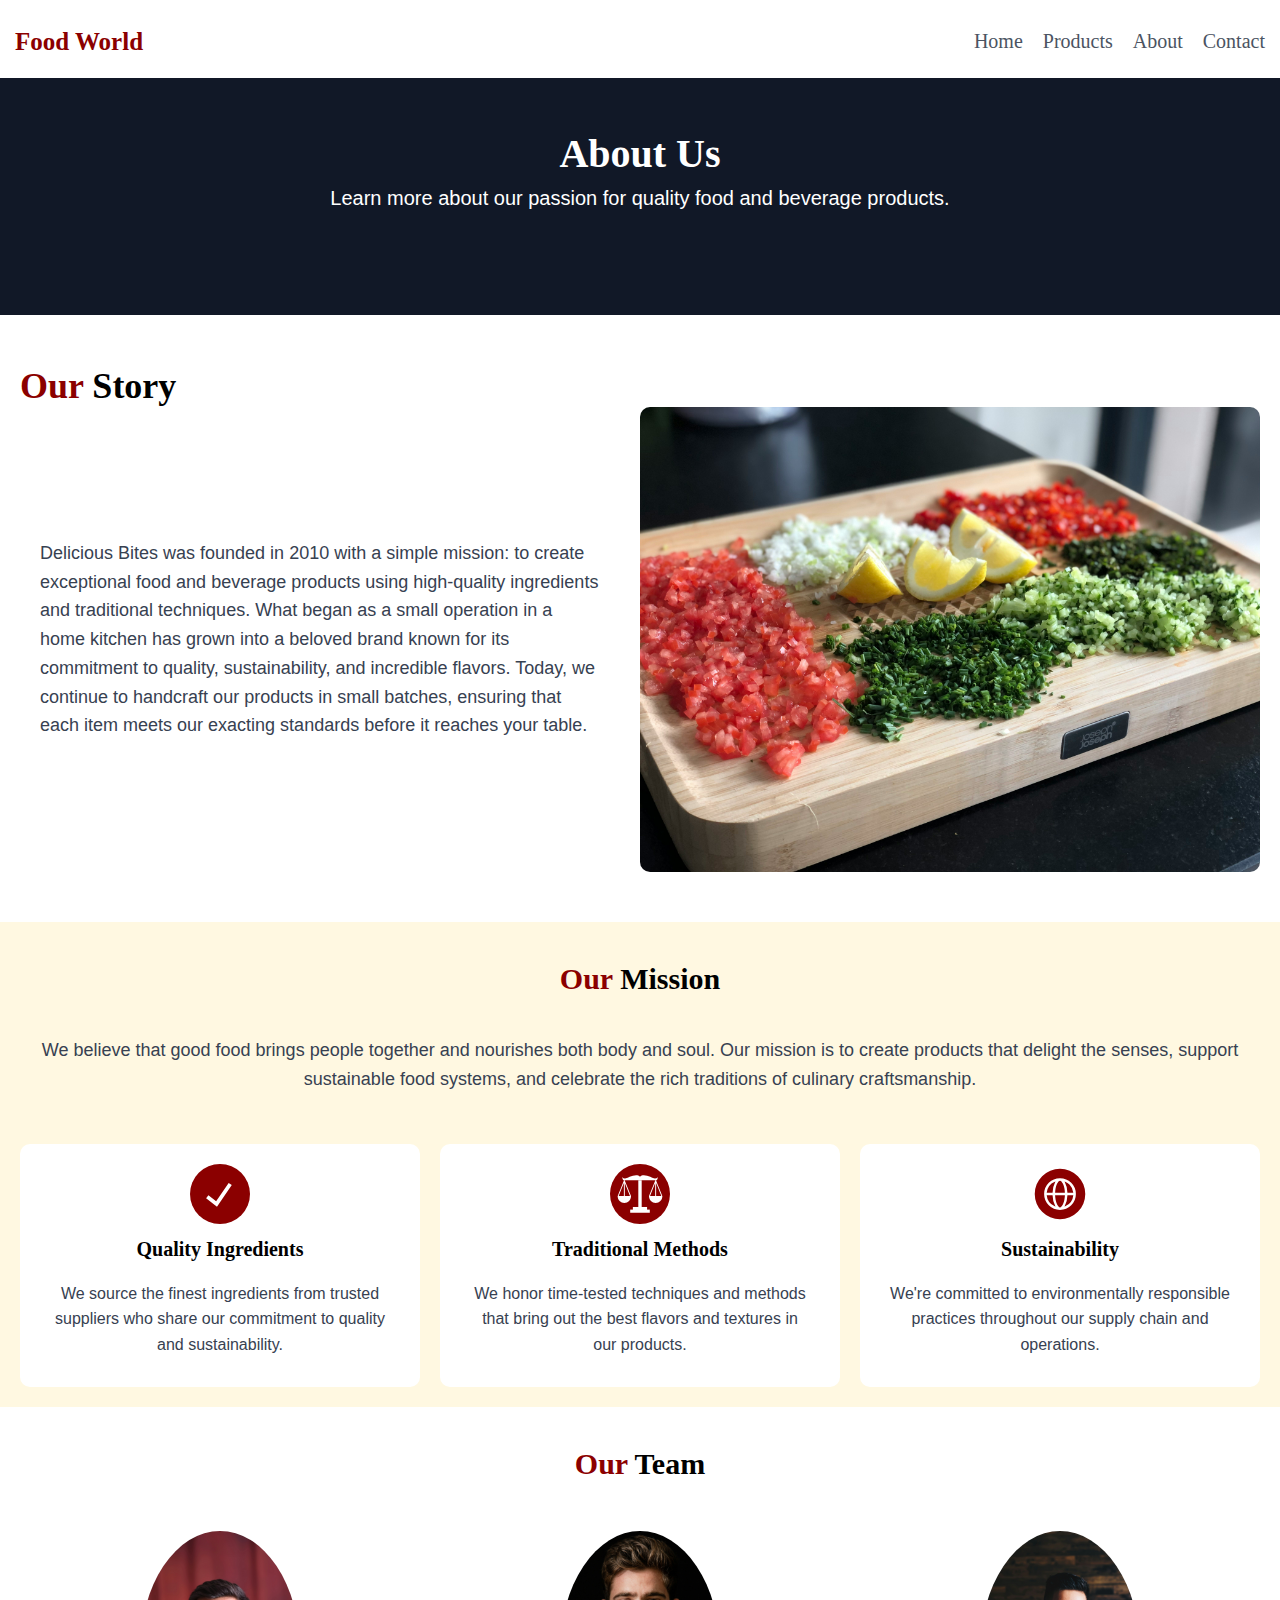
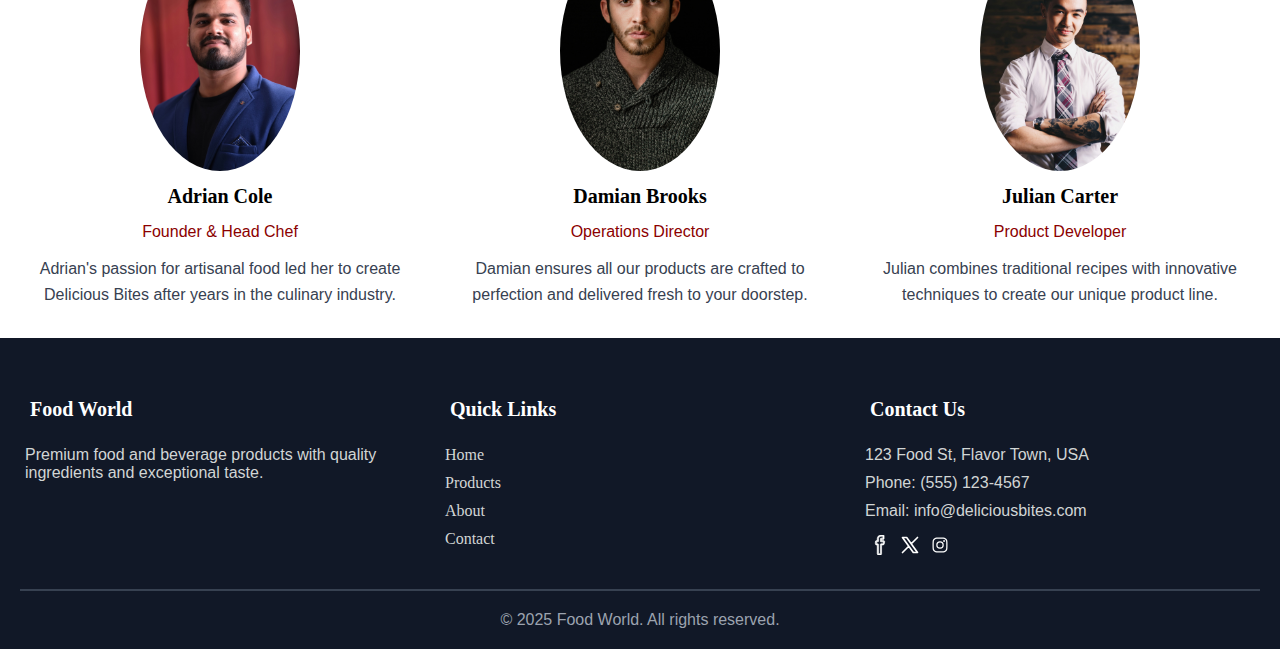
<file: about.html>
<!DOCTYPE html>
<html>
  <head>
    <title>Food World</title>
    <link rel="stylesheet" href="css/style.css" />
    <link rel="icon" href="assets/icons/food-dinner-svgrepo-com.svg" type="image/svg">
  </head>
  <body>
    <div class="header">
      <nav>
        <p class="nav-paragraph">Food World</p>
        <ul class="nav-ul">
          <li><a href="index.html" class="Home nav-links">Home</a></li>
          <li>
            <a href="products.html" class="Products nav-links">Products</a>
          </li>
          <li><a href="about.html" class="About nav-links">About</a></li>
          <li><a href="contact.html" class="Contact nav-links">Contact</a></li>
        </ul>
      </nav>
    </div>
    <div class="about-page-main">
      <h2 class="about-page-title">About Us</h2>
      <p class="about-page-description">
        Learn more about our passion for quality food and beverage products.
      </p>
    </div>
    <div class="our-story">
      <h2>
        <span class="highlight-our">Our</span>
        <span class="highlight-story">Story</span>
      </h2>
      <div class="our-story-content">
        <p class="our-story-paragraph">
          Delicious Bites was founded in 2010 with a simple mission: to create
          exceptional food and beverage products using high-quality ingredients
          and traditional techniques. What began as a small operation in a home
          kitchen has grown into a beloved brand known for its commitment to
          quality, sustainability, and incredible flavors. Today, we continue to
          handcraft our products in small batches, ensuring that each item meets
          our exacting standards before it reaches your table.
        </p>
        <img
          src="assets/images/jardin-maison-dQKrLIMt_dI-unsplash.jpg"
          alt="cooking Image"
          class="our-story-image"
        />
      </div>
    </div>
    <div class="our-mission">
      <h2>
        <span class="highlight-our">Our</span>
        <span class="highlight-mission">Mission</span>
      </h2>
      <p class="our-mission-paragraph">
        We believe that good food brings people together and nourishes both body
        and soul. Our mission is to create products that delight the senses,
        support sustainable food systems, and celebrate the rich traditions of
        culinary craftsmanship.
      </p>
      <div class="mission-card-container">
        <div class="mission-card">
          <img
            src="assets/icons/check-mark-correct-svgrepo-com.svg"
            alt="Quality Ingredients"
            class="mission-card-image"
          />
          <h3 class="mission-card-title">Quality Ingredients</h3>
          <p class="mission-card-description">
            We source the finest ingredients from trusted suppliers who share
            our commitment to quality and sustainability.
          </p>
        </div>
        <div class="mission-card">
          <img
            src="assets/icons/balance-law-svgrepo-com.svg"
            alt="Craftsmanship"
            class="mission-card-image"
          />
          <h3 class="mission-card-title">Traditional Methods</h3>
          <p class="mission-card-description">
            We honor time-tested techniques and methods that bring out the best
            flavors and textures in our products.
          </p>
        </div>
        <div class="mission-card">
          <img
            src="assets/icons/world-round-svgrepo-com.svg"
            alt="Sustainability"
            class="mission-card-image"
          />
          <h3 class="mission-card-title">Sustainability</h3>
          <p class="mission-card-description">
            We're committed to environmentally responsible practices throughout
            our supply chain and operations.
          </p>
        </div>
      </div>
    </div>
    <div class="our-team">
        <h2>
          <span class="highlight-our">Our</span>
          <span class="highlight-team">Team</span>
        </h2>
        <div class="team-member-container">
            <div class="team-member-card">
                <img src="assets/images/atul-kumar-8OikdXQa1vE-unsplash.jpg" alt="Adrian Cole" class="team-member-image"/>
                <h3 class="team-member-name">Adrian Cole</h3>
                <p class="team-member-role">Founder & Head Chef</p>
                <p class="team-member-bio">Adrian's passion for artisanal food led her to create Delicious Bites after years in the culinary industry.</p>
            </div>
            <div class="team-member-card">
                <img src="assets/images/albert-dera-ILip77SbmOE-unsplash.jpg" alt="Damian Brooks" class="team-member-image"/>
                <h3 class="team-member-name">Damian Brooks</h3>
                <p class="team-member-role">Operations Director</p>
                <p class="team-member-bio">Damian ensures all our products are crafted to perfection and delivered fresh to your doorstep.</p>
            </div>
            <div class="team-member-card">
                <img src="assets/images/redd-francisco-pzOUnvx9c1E-unsplash.jpg" alt="Julian Carter" class="team-member-image"/>
                <h3 class="team-member-name">Julian Carter</h3>
                <p class="team-member-role">Product Developer</p>
                <p class="team-member-bio">Julian combines traditional recipes with innovative techniques to create our unique product line.</p>
            </div>
        </div>

    </div>
        <div class="footer">
      <div class="food-world-footer">
        <div class="footer-section">
            <h3>Food World</h3>
            <p class="food-world-footer-paragraph">Premium food and beverage products with quality ingredients and exceptional taste.</p>
      </div>
      <div class="footer-section">
            <h3>Quick Links</h3>
            <ul class="footer-links">
              <li><a href="index.html" class="footer-link">Home</a></li>
              <li><a href="products.html" class="footer-link">Products</a></li>
              <li><a href="about.html" class="footer-link">About</a></li>
              <li><a href="contact.html" class="footer-link">Contact</a></li>
      </div>
      <div class="footer-section">
            <h3>Contact Us</h3>
            <p class="contact-info-location">123 Food St, Flavor Town, USA</p>
            <p class="contact-info-phone">Phone: (555) 123-4567</p>
            <p class="contact-info-email">Email: info@deliciousbites.com</p>
            <div class="social-media-icons">
              <a href="https://www.facebook.com" class="social-icon" target="_blank"><img src="assets/icons/facebook-svgrepo-com.svg" alt="facebook icon" class="icons" /></a>
              <a href="https://x.com" class="social-icon" target="_blank"><img src="assets/icons/x.svg" alt="x icon" class="icons" /></a>
              <a href="https://www.instagram.com" class="social-icon" target="_blank"><img src="assets/icons/instagram-svgrepo-com.svg" alt="instagram icon" class="icons"/></a>
            </div>
      </div>
    </div>
    <hr class="footer-divider"/>
    <p class="footer-bottom-text">© 2025 Food World. All rights reserved.</p>
    </div>
  </body>
</html>
</file>
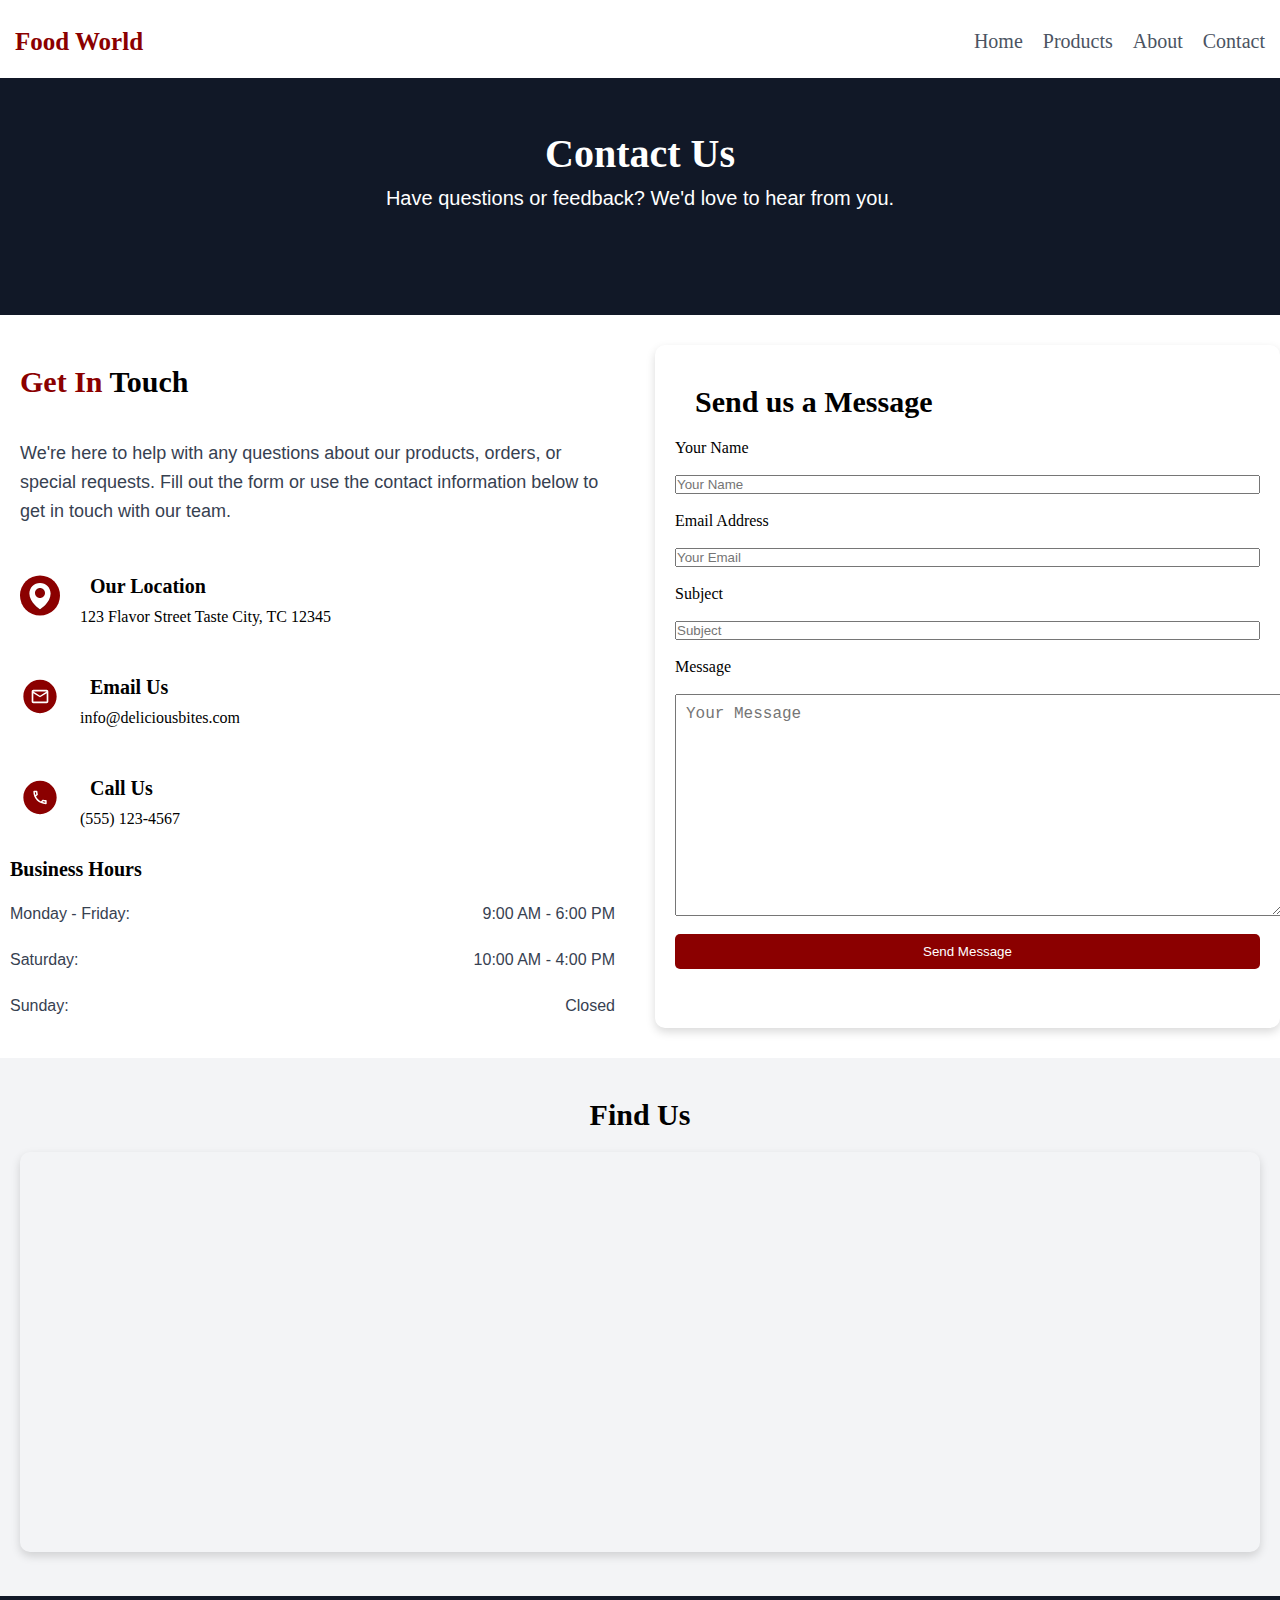
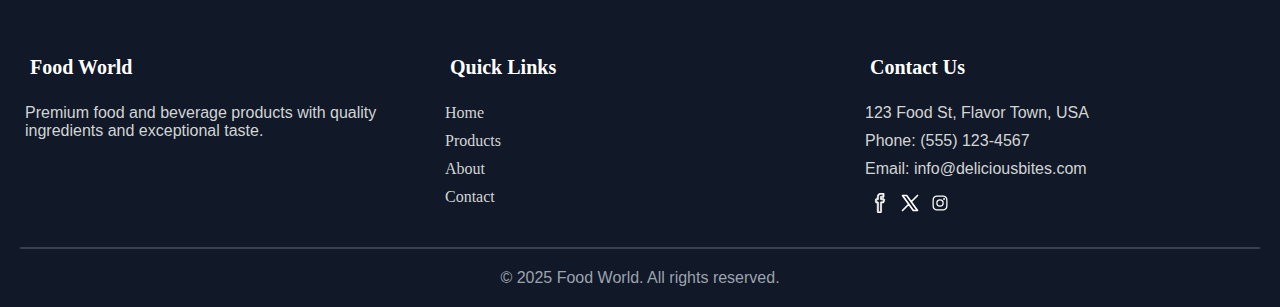
<file: contact.html>
<!DOCTYPE html>
<html>
  <head>
    <title>Food World</title>
    <link rel="stylesheet" href="css/style.css" />
    <link rel="icon" href="assets/icons/food-dinner-svgrepo-com.svg" type="image/svg">
  </head>
  <body>
    <div class="header">
      <nav>
        <p class="nav-paragraph">Food World</p>
        <ul class="nav-ul">
          <li><a href="index.html" class="Home nav-links">Home</a></li>
          <li>
            <a href="products.html" class="Products nav-links">Products</a>
          </li>
          <li><a href="about.html" class="About nav-links">About</a></li>
          <li><a href="contact.html" class="Contact nav-links">Contact</a></li>
        </ul>
      </nav>
    </div>
    <div class="contact-page-main">
      <h2 class="contact-page-title">Contact Us</h2>
      <p class="contact-page-description">
        Have questions or feedback? We'd love to hear from you.
      </p>
    </div>
    <div class="contact-contanier">
        <div class="contact-section">
            <h2 class="contact-section-title">
                <span class="highlight-get">Get In</span>
                <span class="highlight-touch">Touch</span>
            </h2>
            <p class="contact-section-paragraph">
               We're here to help with any questions about our products, orders, or special requests. Fill out the form or use the contact information below to get in touch with our team.
            </p>
            <div class="contact-section-card">
                <img src="assets\icons\location-svgrepo-com.svg" alt="Location icon" class="contact-icons"/>
                <div class="contact-card-info">
                    <h3 class="contact-card-title">Our Location</h3>
                    <p class="contact-card-paragraph">123 Flavor Street Taste City, TC 12345</p>
                </div>
            </div>
            <div class="contact-section-card">
                <img src="assets/icons/email-circle-fill-svgrepo-com.svg" alt="Email icon" class="contact-icons"/>
                <div class="contact-card-info">
                    <h3 class="contact-card-title">Email Us</h3>
                    <p class="contact-card-paragraph">info@deliciousbites.com</p>
                </div>
            </div>
            <div class="contact-section-card">
                <img src="assets/icons/phone-circle-fill-svgrepo-com.svg" alt="Phone icon" class="contact-icons"/>
                <div class="contact-card-info">
                    <h3 class="contact-card-title">Call Us</h3>
                    <p class="contact-card-paragraph">(555) 123-4567</p>
                </div>
            </div>
            <div class="business-hours">
                <h3 class="business-hours-title">Business Hours</h3>
                <div class="business-hours-info">
                    <p class="business-hours-paragraph">Monday - Friday:</p>
                    <p class="business-hours-paragraph">9:00 AM - 6:00 PM</p>
                </div>
                <div class="business-hours-info">
                    <p class="business-hours-paragraph">Saturday:</p>
                    <p class="business-hours-paragraph">10:00 AM - 4:00 PM</p>
                </div>
                <div class="business-hours-info">
                    <p class="business-hours-paragraph">Sunday:</p>
                    <p class="business-hours-paragraph">Closed</p>
                </div>
            </div>
        </div>
        <div class="contact-section-form">
            <h2 class="contact-section-title">Send us a Message</h2>
            <form action="#" class="contact-form">
                <label for="name" class="form-label">Your Name</label>
                <br/>
                <input type="text" id="name" name="name" class="form-input" placeholder="Your Name" required/>
                <br/>
                <label for="email" class="form-label">Email Address</label>
                <br/>
                <input type="email" id="email" name="email" class="form-input" placeholder="Your Email" required/>
                <br/>
                <label for="subject" class="form-label">Subject</label>
                <br/>
                <input type="text" id="subject" name="subject" class="form-input" placeholder="Subject" required/>
                <br/>
                <label for="message" class="form-label">Message</label>
                <br/>
                <textarea id="message" name="message" class="form-textarea" placeholder="Your Message" required></textarea>
                <br/>
                <button type="submit" class="form-submit-button">Send Message</button>
            </form>
        </div>
    </div>
    <div class="find-us">
        <h2 class="find-us-title">Find Us</h2>
        <iframe class="map" src="https://www.google.com/maps/embed?pb=!1m18!1m12!1m3!1d387190.2799144878!2d-74.2598736877155!3d40.69767006394744!2m3!1f0!2f0!3f0!3m2!1i1024!2i768!4f13.1!3m3!1m2!1s0x89c24fa5d33f083b%3A0xc80b8f06e177fe62!2sNew%20York%2C%20NY%2C%20USA!5e0!3m2!1sen!2sin!4v1696116146786!5m2!1sen!2sin" style="border:0;" allowfullscreen="" loading="lazy" referrerpolicy="no-referrer-when-downgrade"></iframe>
    </div>
        <div class="footer">
      <div class="food-world-footer">
        <div class="footer-section">
            <h3>Food World</h3>
            <p class="food-world-footer-paragraph">Premium food and beverage products with quality ingredients and exceptional taste.</p>
      </div>
      <div class="footer-section">
            <h3>Quick Links</h3>
            <ul class="footer-links">
              <li><a href="index.html" class="footer-link">Home</a></li>
              <li><a href="products.html" class="footer-link">Products</a></li>
              <li><a href="about.html" class="footer-link">About</a></li>
              <li><a href="contact.html" class="footer-link">Contact</a></li>
      </div>
      <div class="footer-section">
            <h3>Contact Us</h3>
            <p class="contact-info-location">123 Food St, Flavor Town, USA</p>
            <p class="contact-info-phone">Phone: (555) 123-4567</p>
            <p class="contact-info-email">Email: info@deliciousbites.com</p>
            <div class="social-media-icons">
              <a href="https://www.facebook.com" class="social-icon" target="_blank"><img src="assets/icons/facebook-svgrepo-com.svg" alt="facebook icon" class="icons" /></a>
              <a href="https://x.com" class="social-icon" target="_blank"><img src="assets/icons/x.svg" alt="x icon" class="icons" /></a>
              <a href="https://www.instagram.com" class="social-icon" target="_blank"><img src="assets/icons/instagram-svgrepo-com.svg" alt="instagram icon" class="icons"/></a>
            </div>
      </div>
    </div>
    <hr class="footer-divider"/>
    <p class="footer-bottom-text">© 2025 Food World. All rights reserved.</p>
    </div>
  </body>
</html>
</file>
<file: css/style.css>
* {
  margin: 0;
  padding: 0;
}

.header {
  background-color: #ffffff;
  color: #8b0000;
  padding: 10px 5px 5px 5px;
  position: fixed;
  top: 0;
  left: 0;
  width: 100%;
  z-index: 1000;
}
nav {
  display: flex;
  justify-content: space-between;
  align-items: center;
  padding: 10px;
}
.nav-paragraph {
  font-family: playfair display;
  font-size: 25px;
  font-weight: 700;
}
.nav-links {
  color: #4b5462;
  text-decoration: none;
  font-size: 20px;
  padding-bottom: 5px;
  border-bottom: 2px solid transparent;
}

.nav-links:hover {
  color: #8b0000;
}

.nav-links.active {
  color: #8b0000;
  border-bottom: 2px solid #8b0000;
}

.nav-ul {
  list-style-type: none;
  display: flex;
  justify-content: end;
}

.nav-ul li {
  padding: 10px;
}

.main {
  text-align: center;
  background-image: url("../assets/images/negley-stockman-Hf9rSoiCKX0-unsplash.jpg");
  background-size: cover;
  background-position: center center;
  height: 100vh;
  display: flex;
  flex-direction: column;
  justify-content: center;
  align-items: center;
  color: white;
}
.main h1 {
  font-size: 50px;
  font-family: playfair display, serif;
  font-weight: 700;
  margin-bottom: 20px;
}

.main p {
  font-size: 20px;
  font-family: Inter, sans-serif;
  margin-bottom: 30px;
}
.main-button-container {
  display: flex;
  gap: 20px;
  justify-content: center;
  align-items: center;
}
.main-button {
  padding: 10px;
  border-radius: 10px;
  cursor: pointer;
}

.main-shop-button {
  background-color: #8b0000;
  color: white;
  border: none;
}

.main-learn-button {
  background-color: transparent;
  color: black;
  border: none;
  box-shadow: inset 0 0 0 2px white;
  
}

.featured-products {
  background-color: #fff8e1;
  text-align: center;
  padding: 50px 20px;
  font-family: playfair display, serif;
}
.highlight-feature {
  color: #8b0000;
}
.products-container {
  display: grid;
  grid-template-columns: repeat(auto-fit, minmax(250px, 1fr));
  gap: 20px;
  margin-top: 30px;
}
.product-card {
  background-color: white;
  border: 1px solid #ddd;
  border-radius: 10px;
  display: flex;
  flex-direction: column;
  height: 100%;;
}
.product-image 
{
  width: 100%;
    object-fit: cover;
    aspect-ratio: 4/3;
}
.product-title {
  font-size: 18px;
  font-weight: 600;
  margin: 10px 0 5px 0;
  padding: 10px;
  font-family: playfair display, serif;
}

.product-description {
  font-size: 14px;
  color: #555;
  margin: 0 10px 10px 10px;
  font-family: Inter, sans-serif;
  flex-grow: 1;
}
.product-card-footer {
  padding: 10px;
  display: flex;
  justify-content: space-between;
    align-items: end;
  margin-top: auto;
}
.product-price {
  color: #8b0000;
  font-size: 16px;
  font-weight: 500;
  margin: 0 10px 10px 10px;
  font-family: Inter, sans-serif;
}
.view-details-button {
  background-color: transparent;
  color: #8b0000;
  border: 1px solid #8b0000;
  padding: 10px;
  border-radius: 5px;
  cursor: pointer;
  margin-bottom: 10px;
}

.view-details-button:hover {
  background-color: #8b0000;
  color: white;
}

.view-all-products-button {
  background-color: #8b0000;
  color: white;
  border: none;
  padding: 10px;
  border-radius: 5px;
  cursor: pointer;
  margin-top: 40px;
}

.our-story {
  background-color: white;
  align-content: left;
  padding: 50px 20px;
}
.our-story h2 {
  font-family: playfair display, serif;
  font-size: 36px;
  font-weight: 700;
}
.our-story-content {
  display: flex;
  align-items: center;
  justify-content: center;
  gap: 20px;
}
.our-story-paragraph {
  font-family: Inter, sans-serif;
  font-size: 18px;
  padding: 20px;
  line-height: 1.6;
  color: #374151;
}
.our-story-image {
  width: 50%;
  border-radius: 10px;
}
.highlight-our {
  color: #8b0000;
}

.customer-reviews {
  background-color: #f3f4f6;
  padding: 20px;
}
.customer-reviews h2 {
  font-family: playfair display, serif;
  font-weight: 700;
  padding: 20px;
  text-align: center;
}
.highlight-what-our {
  color: #8b0000;
}

.reviews-container {
  background-color: white;
  padding: 20px;
  width: 50%;
  border-radius: 10px;
}
.reviewer-info {
  display: flex;
  align-items: left;
  gap: 10px;
  padding: 20px;
  margin-top: auto;
}
.reviewer-image {
  width: 5%;
  border-radius: 50%;
}

.review {
  color: #555;
}
.reviewer-name {
  font-weight: 600;
  font-size: 16px;
  font-family: Inter, sans-serif;
  padding: 5px;
}
.reviewer-nickname {
  font-size: 14px;
  color: #888;
  font-family: Inter, sans-serif;
  padding: 5px;
}
.footer {
  background-color: #111827;
  padding: 20px;
}
.food-world-footer {
  display: grid;
  grid-template-columns: repeat(auto-fit, minmax(250px, 1fr));
  gap: 20px;
  margin-top: 30px;
}

.footer-section h3 {
  color: white;
  font-family: playfair display, serif;
  font-size: 20px;
  font-weight: 700;
  margin-bottom: 10px;
  padding: 10px;
}
.footer-section p {
  color: #d1d5d5;
  font-family: Inter, sans-serif;
  font-size: 16px;
  text-decoration: none;
  padding: 5px;
}
.footer-links {
  list-style-type: none;
}
.footer-link {
  color: #d1d5d5;
  text-decoration: none;
}
.footer-link:hover {
  color: #ffa500;
}
.footer-links li {
  padding: 5px;
}
.social-media-icons {
  display: flex;
  gap: 10px;
  padding: 10px;
}
.icons {
  width: 20px;
}
.footer-divider {
  border: 0.5px solid #374151;
  margin: 20px 0;
}
.footer-bottom-text {
  color: #9ca3af;
  text-align: center;
  margin-top: 20px;
  font-family: Inter, sans-serif;
}
.products-page-main {
  background-color: #111827;
  text-align: center;
  justify-content: center;
  height: 45vh;
  padding: auto;
}
.products-page-title {
  color: white;
  font-family: playfair display, serif;
  font-size: 40px;
  font-weight: 700;
  padding: 140px 20px 0 20px;
}
.products-page-description {
  color: white;
  font-family: Inter, sans-serif;
  font-size: 20px;
  padding: 10px 20px 0 20px;
}
.all-products {
  background-color: #f3f4f6;
  text-align: center;
  padding: 50px 20px;
  font-family: playfair display, serif;
}
.highlight-all {
  color: #8b0000;
}

.add-cart-button {
  background-color: #8b0000;
  color: white;
  border: none;
  padding: 10px;
  border-radius: 5px;
  cursor: pointer;
  margin-bottom: 10px;
}

.about-page-main {
  background-color: #111827;
  text-align: center;
  justify-content: center;
  height: 35vh;
  padding: auto;
}
.about-page-title {
  color: white;
  font-family: playfair display, serif;
  font-size: 40px;
  font-weight: 700;
  padding: 130px 20px 0 20px;
}
.about-page-description {
  color: white;
  font-family: Inter, sans-serif;
  font-size: 20px;
  padding: 10px 20px 0 20px;
}
.our-mission {
  background-color: #fff8e1;
  text-align: center;
  padding: 20px;
}
.our-mission h2 {
  font-family: playfair display, serif;
  font-size: 30px;
  font-weight: 700;
  padding: 20px;
}
.our-mission-paragraph {
  font-family: Inter, sans-serif;
  font-size: 18px;
  padding: 20px;
  line-height: 1.6;
  color: #374151;
}

.mission-card-container {
  display: grid;
  grid-template-columns: repeat(auto-fit, minmax(250px, 1fr));
  gap: 20px;
  margin-top: 30px;
}

.mission-card-image 
{
  width: 60px;
}

.mission-card
{
    background-color: white;
    border-radius: 10px;
    padding: 20px;
}
.mission-card-title
{
    font-family: playfair display, serif;
    font-size: 20px;
    font-weight: 700;
    padding: 10px;
}
.mission-card-description
{
    font-family: Inter, sans-serif;
    font-size: 16px;
    padding: 10px;
    line-height: 1.6;
    color: #374151;
}

.our-team
{
    background-color: white;
    text-align: center;
    padding: 20px;
}
.our-team h2
{
    font-family: playfair display, serif;
    font-size: 30px;
    font-weight: 700;
    padding: 20px;
}

.team-member-container {
  display: grid;
  grid-template-columns: repeat(auto-fit, minmax(250px, 1fr));
  gap: 20px;
  margin-top: 30px;
}

.team-member-image
{
    width: 40%;
    border-radius: 50%;
}
.team-member
{
    background-color: white;
    border-radius: 10px;
    padding: 20px;
}
.team-member-name
{
    font-family: playfair display, serif;
    font-size: 20px;
    font-weight: 700;
    padding: 10px;
}
.team-member-role
{
    font-family: Inter, sans-serif;
    font-size: 16px;
    padding: 5px;
    color: #8b0000;
}
.team-member-bio
{
    font-family: Inter, sans-serif;
    font-size: 16px;
    padding: 10px;
    line-height: 1.6;
    color: #374151;
}

.contact-page-main {
  background-color: #111827;
  text-align: center;
  justify-content: center;
  height: 35vh;
  padding: auto;
}
.contact-page-title {
  color: white;
  font-family: playfair display, serif;
  font-size: 40px;
  font-weight: 700;
  padding: 130px 20px 0 20px;
}
.contact-page-description {
  color: white;
  font-family: Inter, sans-serif;
  font-size: 20px;
  padding: 10px 20px 0 20px;
}
.contact-section-title
{
    font-family: playfair display, serif;
    font-size: 30px;
    font-weight: 700;
    padding: 20px;
}
.highlight-get
{
    color: #8b0000;
}
.contact-section-paragraph
{
    font-family: Inter, sans-serif;
    font-size: 18px;
    padding: 20px;
    line-height: 1.6;
    color: #374151;
}
.contact-section-card
{
    display: flex;
    align-items: left;
    gap: 20px;
    padding: 20px;
}
.contact-icons
{
    width: 40px;
}
.contact-card-title
{
    font-family: playfair display, serif;
    font-size: 20px;
    font-weight: 700;
    padding: 10px;
}
.contact-card-description
{
    font-family: Inter, sans-serif;
    font-size: 16px;
    padding: 10px;
    line-height: 1.6;
    color: #374151;
}
.business-hours-title
{
    font-family: playfair display, serif;
    font-size: 20px;
    font-weight: 700;
    padding: 10px;
}
.business-hours-info
{
    font-family: Inter, sans-serif;
    font-size: 16px;
    padding: 10px;
    line-height: 1.6;
    color: #374151;
    display: flex;
    justify-content: space-between;
}
.contact-contanier
{
    display: grid;
    grid-template-columns: repeat(auto-fit, minmax(250px, 1fr));
    gap: 30px;
    margin-top: 30px;
    margin-bottom: 30px;
}
.contact-section-form
{
    background-color: white;
    box-shadow: 0 4px 10px rgba(0, 0, 0, 0.15);
    border-radius: 10px;
    padding: 20px;
    height: auto;
}
.contact-form
{
    display: flex;
    flex-direction: column;
}
.form-textarea {
  width: 100%;     
  min-height: 200px;   
  font-size: 16px; 
  padding: 10px;   
  resize: vertical; 
}
.form-submit-button
{
    background-color: #8b0000;
    color: white;
    border: none;
    padding: 10px;
    border-radius: 5px;
    cursor: pointer;
    margin-top: auto;
    
}
.find-us
{
    background-color: #F3F4F6;
    text-align: center;
    padding: 20px;
}
.find-us-title
{
    font-family: playfair display, serif;
    font-size: 30px;
    font-weight: 700;
    padding: 20px;
}
.map
{
    width: 100%;
    height: 400px;
    border: none;
    border-radius: 10px;
    box-shadow: 0 4px 10px rgba(0, 0, 0, 0.15);
    margin-bottom: 20px;
}
@media (max-width: 768px) {
  .nav-ul {
    flex-direction: column;
    align-items: flex-start;
  }
  .nav-ul li {
    padding: 10px 0;
  }
}
@media (max-width: 768px) {
  .main h1, .about-page-title, .contact-page-title {
    font-size: 28px;
  }
  .main p, .about-page-description, .contact-page-description {
    font-size: 16px;
    padding: 10px;
  }
}
@media (max-width: 480px) {
  .product-card, .mission-card, .team-member-card {
    padding: 15px;
  }
}
@media (max-width: 600px) {
  .form-input, .form-textarea {
    width: 100%;
    font-size: 14px;
  }
}
@media (max-width: 600px) {
  .food-world-footer {
    text-align: center;
  }
  .social-media-icons {
    justify-content: center;
  }
}
</file>
